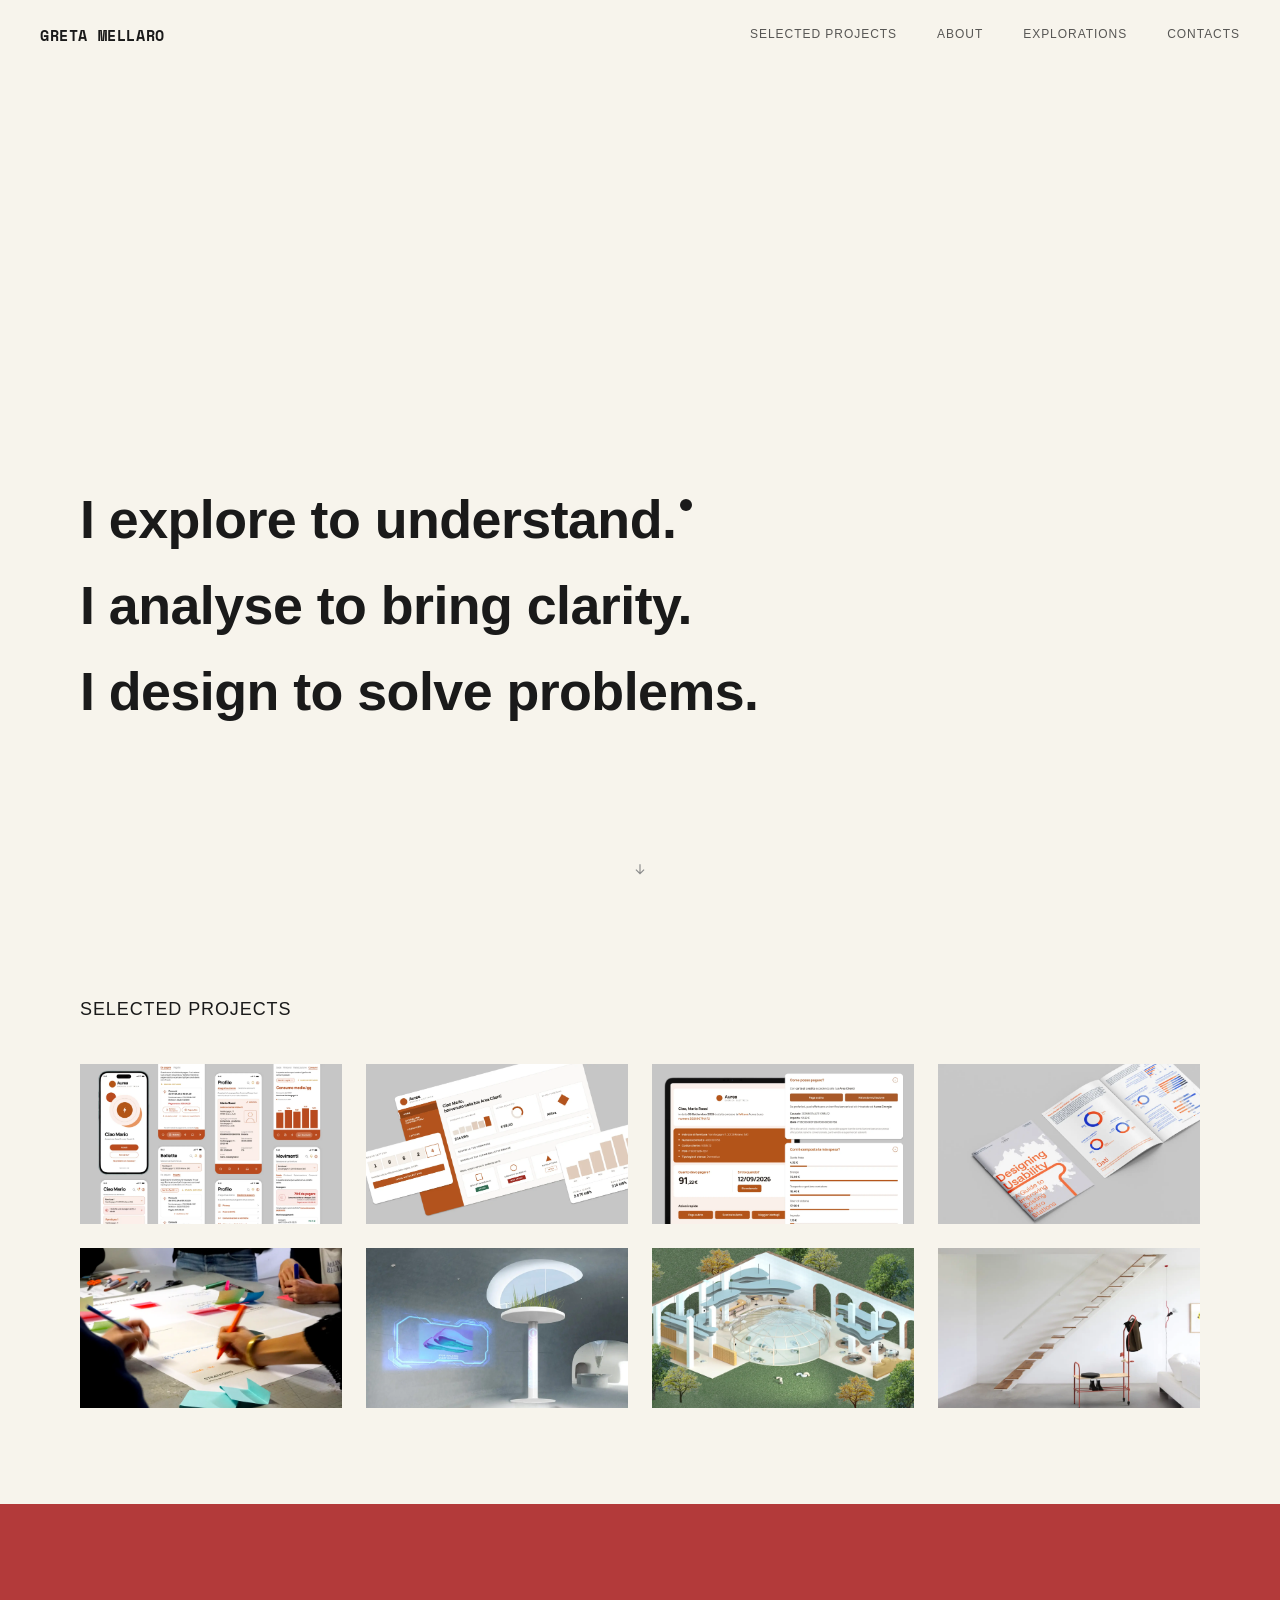
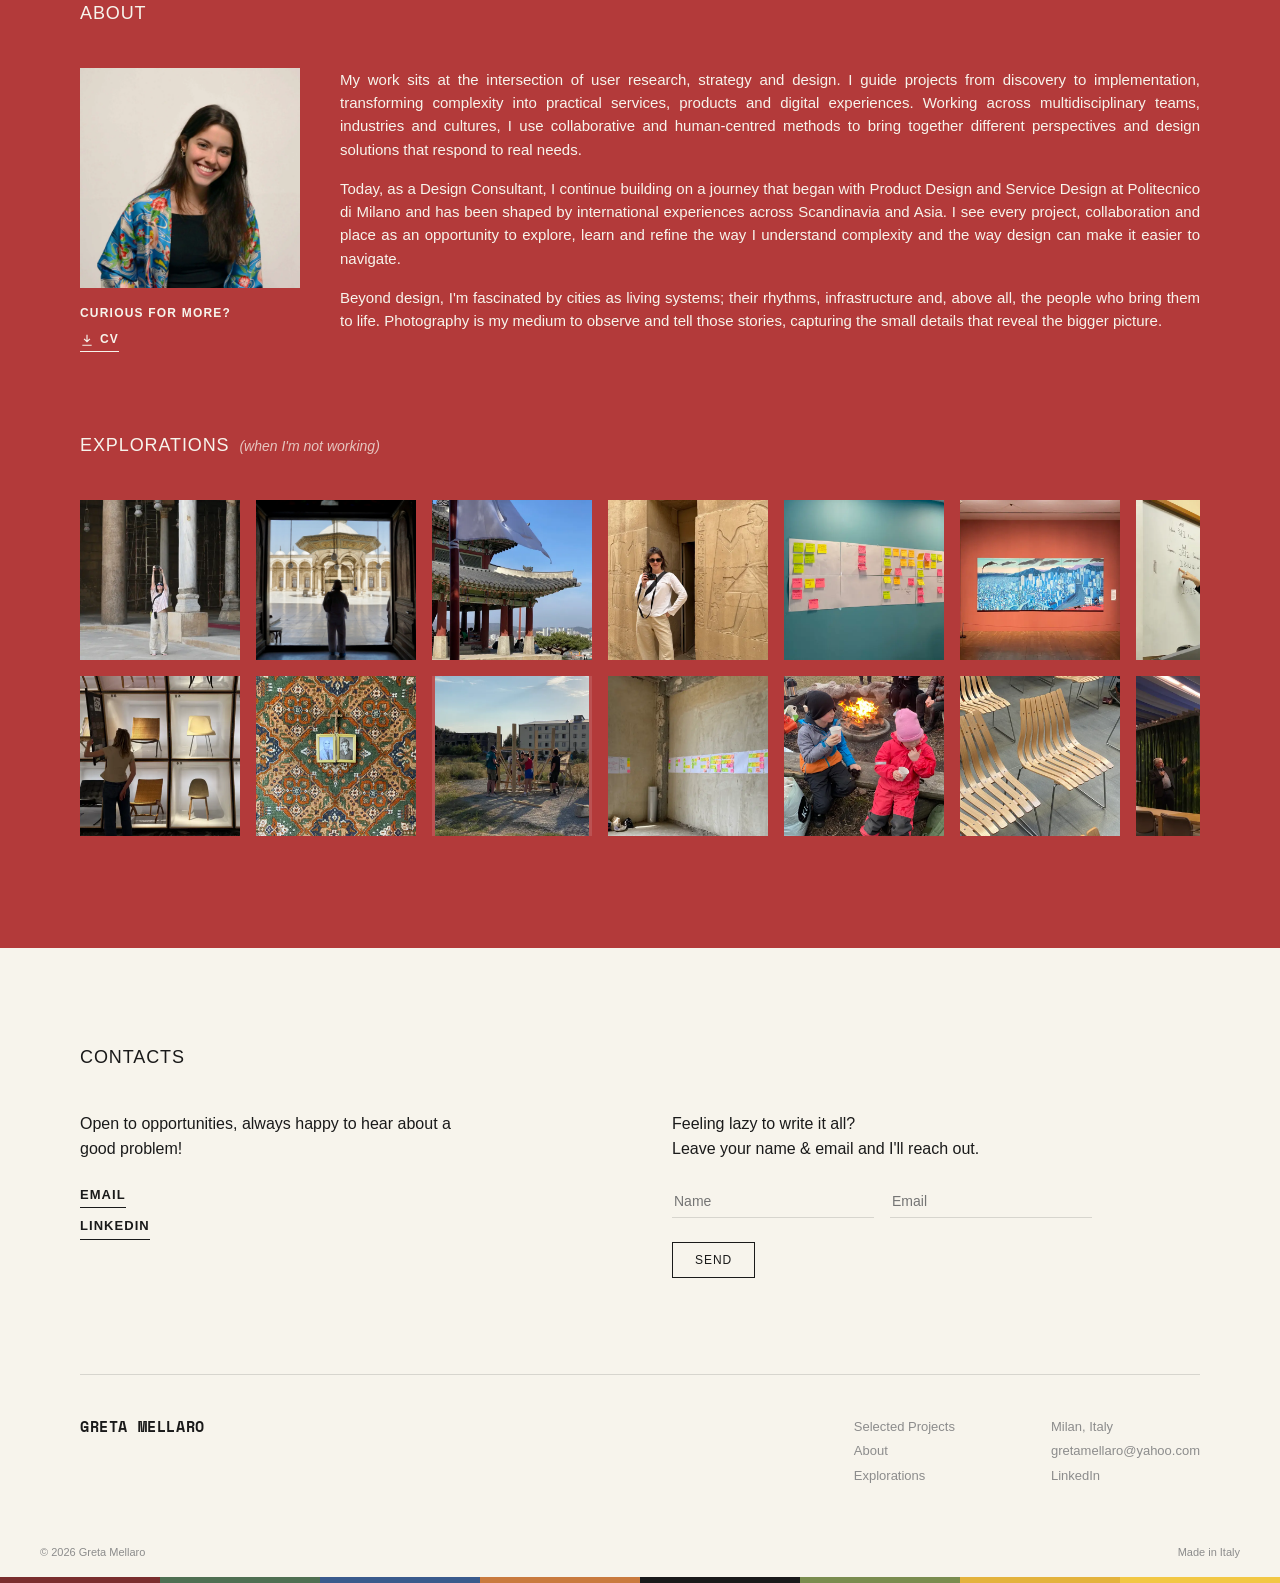
<file: index.html>
<!DOCTYPE html>
<html lang="en">
<head>
<meta charset="UTF-8">
<meta name="viewport" content="width=device-width, initial-scale=1.0">
<title>Greta Mellaro — Service Designer</title>
<meta name="description" content="Greta Mellaro is a service designer working across research, UX and interaction design.">
<link rel="icon" type="image/png" sizes="32x32" href="favicon-32.png">
<link rel="icon" type="image/png" sizes="16x16" href="favicon-16.png">
<link rel="icon" type="image/png" sizes="192x192" href="favicon-192.png">
<link rel="apple-touch-icon" href="apple-touch-icon.png">
<link rel="shortcut icon" href="favicon.ico">
<link rel="stylesheet" href="styles.css">
</head>
<body>

<nav class="site-nav">
  <span class="logo" onclick="document.getElementById('top').scrollIntoView()">Greta Mellaro</span>
  <button class="nav-toggle" aria-label="Toggle menu">Menu</button>
  <div class="nav-links">
    <a href="#projects">Selected Projects</a>
    <a href="#about">About</a>
    <a href="#explorations">Explorations</a>
    <a href="#contact">Contacts</a>
  </div>
</nav>

<main>

  <!-- LANDING -->
  <section class="hero wrap" id="top">
    <div class="hero-copy" id="heroCopy">
      <p class="line visible" data-index="0">I explore to understand.<span class="pulse-dot" id="pulseDot"></span></p>
      <p class="line" data-index="1">I analyse to bring clarity.</p>
      <p class="line" data-index="2">I design to solve problems.</p>
      <p class="line fourth" data-index="3">By combining curiosity with a grounded approach, I transform complexity into experiences that are easier to understand, use and live with.</p>
    </div>
    <div class="scroll-arrow" onclick="document.getElementById('projects').scrollIntoView()">
      <svg width="14" height="14" viewBox="0 0 24 24" fill="none" stroke="currentColor" stroke-width="2">
        <path d="M12 4v16M5 13l7 7 7-7"/>
      </svg>
    </div>
  </section>

  <!-- PROJECTS -->
  <section class="section" id="projects">
    <div class="wrap">
      <div class="section-head"><h2>Selected Projects</h2></div>
      <div class="project-grid-4">

        <a class="teaser-card" href="projects/project-01.html">
          <div class="teaser-thumb">
            <img src="images/cover-01.webp" alt="" style="width:100%;height:100%;object-fit:cover;">
            <div class="teaser-overlay"><div class="t-name">Energy Provider App</div><div class="t-type">Energy Industry · UX Design</div></div>
          </div>
        </a>

        <a class="teaser-card" href="projects/project-02.html">
          <div class="teaser-thumb">
            <img src="images/cover-02.webp" alt="" style="width:100%;height:100%;object-fit:cover;">
            <div class="teaser-overlay"><div class="t-name">Customer Portal Redesign</div><div class="t-type">Energy Industry · Service & UX Design</div></div>
          </div>
        </a>

        <a class="teaser-card" href="projects/project-03.html">
          <div class="teaser-thumb">
            <img src="images/cover-03.webp" alt="" style="width:100%;height:100%;object-fit:cover;">
            <div class="teaser-overlay"><div class="t-name">Interactive Bill</div><div class="t-type">Energy Industry · Service & UX Design</div></div>
          </div>
        </a>

        <a class="teaser-card" href="projects/project-04.html">
          <div class="teaser-thumb">
            <img src="images/cover-04.webp" alt="" style="width:100%;height:100%;object-fit:cover;">
            <div class="teaser-overlay"><div class="t-name">Enhancing Usability in Metro Stations</div><div class="t-type">UX Research · Master's Thesis</div></div>
          </div>
        </a>

        <a class="teaser-card" href="projects/project-05.html">
          <div class="teaser-thumb">
            <img src="images/cover-05.webp" alt="" style="width:100%;height:100%;object-fit:cover;">
            <div class="teaser-overlay"><div class="t-name">Nostra, Student Canteen</div><div class="t-type">Co-Design · Service Design</div></div>
          </div>
        </a>

        <a class="teaser-card" href="projects/project-06.html">
          <div class="teaser-thumb">
            <img src="images/cover-06.webp" alt="" style="width:100%;height:100%;object-fit:cover;">
            <div class="teaser-overlay"><div class="t-name">Glide Service</div><div class="t-type">Service & Product Design</div></div>
          </div>
        </a>

        <a class="teaser-card" href="projects/project-07.html">
          <div class="teaser-thumb">
            <img src="images/cover-07.webp" alt="" style="width:100%;height:100%;object-fit:cover;">
            <div class="teaser-overlay"><div class="t-name">Geophony</div><div class="t-type">Interior & Product Design</div></div>
          </div>
        </a>

        <a class="teaser-card" href="projects/project-08.html">
          <div class="teaser-thumb">
            <img src="images/cover-08.webp" alt="" style="width:100%;height:100%;object-fit:cover;">
            <div class="teaser-overlay"><div class="t-name">Lagom</div><div class="t-type">Product Design · Bachelor's Thesis</div></div>
          </div>
        </a>

      </div>
    </div>
  </section>

  <!-- ABOUT (cherry) -->
  <section class="section accent about-tight" id="about">
    <div class="wrap">
      <div class="section-head"><h2>About</h2></div>
      <div class="presentation">
        <div class="photo-col">
          <div class="photo"><img src="images/portrait.webp" alt="Greta Mellaro" style="width:100%;height:100%;object-fit:cover;"></div>
          <span class="curious">Curious for more?</span>
          <a class="cv-download" href="cv/Greta-Mellaro-CV.pdf" target="_blank" rel="noopener">
            <svg width="14" height="14" viewBox="0 0 24 24" fill="none" stroke="currentColor" stroke-width="2">
              <path d="M12 3v12M7 10l5 5 5-5M4 21h16"/>
            </svg>
            CV
          </a>
        </div>
        <div class="copy">
          <p>My work sits at the intersection of user research, strategy and design. I guide projects from discovery to implementation, transforming complexity into practical services, products and digital experiences. Working across multidisciplinary teams, industries and cultures, I use collaborative and human-centred methods to bring together different perspectives and design solutions that respond to real needs.</p>
          <p>Today, as a Design Consultant, I continue building on a journey that began with Product Design and Service Design at Politecnico di Milano and has been shaped by international experiences across Scandinavia and Asia. I see every project, collaboration and place as an opportunity to explore, learn and refine the way I understand complexity and the way design can make it easier to navigate.</p>
          <p>Beyond design, I'm fascinated by cities as living systems; their rhythms, infrastructure and, above all, the people who bring them to life. Photography is my medium to observe and tell those stories, capturing the small details that reveal the bigger picture.</p>
        </div>
      </div>
    </div>
  </section>

  <!-- EXPLORATIONS (cherry) -->
  <section class="section accent explorations-tight" id="explorations">
    <div class="wrap">
      <div class="section-head"><h2>Explorations <span class="section-sub">(when I'm not working)</span></h2></div>
      <div class="explore-grid">
        <div class="explore-item"><img src="images/explore-01.webp" alt=""><div class="teaser-overlay"><div class="t-name">Photography trip, <span class="t-loc">Egypt</span></div></div></div>
        <div class="explore-item"><img src="images/explore-02.webp" alt=""><div class="teaser-overlay"><div class="t-name">Mosque, <span class="t-loc">Egypt</span></div></div></div>
        <div class="explore-item"><img src="images/explore-03.webp" alt=""><div class="teaser-overlay"><div class="t-name">Korean temple during study exchange, <span class="t-loc">Korea</span></div></div></div>
        <div class="explore-item"><img src="images/explore-05.webp" alt=""><div class="teaser-overlay"><div class="t-name">Photography trip, <span class="t-loc">Egypt</span></div></div></div>
        <div class="explore-item"><img src="images/explore-04.webp" alt=""><div class="teaser-overlay"><div class="t-name">Brainstorming during study exchange, <span class="t-loc">Norway</span></div></div></div>
        <div class="explore-item"><img src="images/explore-07.webp" alt=""><div class="teaser-overlay"><div class="t-name">National Museum of Modern and Contemporary Art, <span class="t-loc">Korea</span></div></div></div>
        <div class="explore-item"><img src="images/explore-06.webp" alt=""><div class="teaser-overlay"><div class="t-name">Korean lessons, <span class="t-loc">Korea</span></div></div></div>
        <div class="explore-item"><img src="images/explore-09.webp" alt=""><div class="teaser-overlay"><div class="t-name">Photography trip, <span class="t-loc">Norway</span></div></div></div>
        <div class="explore-item"><img src="images/explore-08.webp" alt=""><div class="teaser-overlay"><div class="t-name">Photography trip, <span class="t-loc">Poland</span></div></div></div>
        <div class="explore-item"><img src="images/explore-11.webp" alt=""><div class="teaser-overlay"><div class="t-name">Design Museum <span class="t-loc">Denmark, Copenaghen</span></div></div></div>
        <div class="explore-item"><img src="images/explore-10.webp" alt=""><div class="teaser-overlay"><div class="t-name">Photograph in Gyumri, <span class="t-loc">Armenia</span></div></div></div>
        <div class="explore-item"><img src="images/explore-13.webp" alt=""><div class="teaser-overlay"><div class="t-name">Design workshop, <span class="t-loc">Armenia</span></div></div></div>
        <div class="explore-item"><img src="images/explore-12.webp" alt=""><div class="teaser-overlay"><div class="t-name">Brainstorming during the workshop, <span class="t-loc">Armenia</span></div></div></div>
        <div class="explore-item"><img src="images/explore-15.webp" alt=""><div class="teaser-overlay"><div class="t-name">Winter during study exchange, <span class="t-loc">Norway</span></div></div></div>
        <div class="explore-item"><img src="images/explore-14.webp" alt=""><div class="teaser-overlay"><div class="t-name">Scandinavian furniture, <span class="t-loc">Norway</span></div></div></div>
        <div class="explore-item"><img src="images/explore-17.webp" alt=""><div class="teaser-overlay"><div class="t-name">Design & Sustainability workshop, <span class="t-loc">Toronto CA</span></div></div></div>
        <div class="explore-item"><img src="images/explore-16.webp" alt=""><div class="teaser-overlay"><div class="t-name">Research during study exchange, <span class="t-loc">Norway</span></div></div></div>
        <div class="explore-item"><img src="images/explore-18.webp" alt=""><div class="teaser-overlay"><div class="t-name">Human Computer Interaction class, <span class="t-loc">Norway</span></div></div></div>
            </div>
    </div>
  </section>

  <!-- CONTACT -->
  <section class="section" id="contact">
    <div class="wrap">
      <div class="section-head"><h2>Contacts</h2></div>
      <div class="contact-flex">
        <div>
          <p class="intro">Open to opportunities, always happy to hear about a good&nbsp;problem!</p>
          <div class="contact-links">
            <a href="mailto:gretamellaro@yahoo.com">Email</a>
            <a href="https://www.linkedin.com/in/greta-mellaro/" target="_blank" rel="noopener">LinkedIn</a>
          </div>
        </div>

        <form class="lazy-form" onsubmit="return sendLazyMail(event)">
          <p class="prompt"><strong>Feeling lazy to write it all?</strong><br>Leave your name & email and I'll reach out.</p>
          <div class="lazy-row">
            <input id="p-name" type="text" placeholder="Name" required>
            <input id="p-email" type="email" placeholder="Email" required>
          </div>
          <button type="submit">Send</button>
        </form>
      </div>
    </div>
  </section>

</main>

<footer class="site-footer">
  <div class="wrap">
    <hr class="hairline">
    <div class="footer-main">
      <div class="footer-name">Greta Mellaro</div>
      <div class="footer-cols">
        <div class="footer-col">
          <a href="#projects">Selected Projects</a>
          <a href="#about">About</a>
          <a href="#explorations">Explorations</a>
        </div>
        <div class="footer-col">
          <span>Milan, Italy</span>
          <a href="mailto:gretamellaro@yahoo.com">gretamellaro@yahoo.com</a>
          <a href="https://www.linkedin.com/in/greta-mellaro/" target="_blank" rel="noopener">LinkedIn</a>
        </div>
      </div>
    </div>
  </div>
  <div class="wrap footer-bottom">
    <span>&copy; 2026 Greta Mellaro</span>
    <span>Made in Italy</span>
  </div>
  <div class="spectrum-bar" role="presentation">
    <span></span><span></span><span></span><span></span>
    <span></span><span></span><span></span><span></span>
  </div>
</footer>

<script src="script.js"></script>
</body>
</html>
</file>
<file: styles.css>
@import url('https://fonts.googleapis.com/css2?family=Cormorant+Garamond:ital@1&family=Space+Mono:wght@700&display=swap');

:root {
  --cream: #F7F4EC;
  --cream-deep: #EFEBE0;
  --ink: #1A1A1A;
  --grey: #8C8C8C;
  --grey-light: #B8B4A9;
  --line: rgba(26, 26, 26, 0.14);

  --cherry: #B33A3A;
  --cherry-deep: #9A2E2E;

  --spec-1: #7A2E2E;
  --spec-2: #4F6F52;
  --spec-3: #3A5A8C;
  --spec-4: #C97A3E;
  --spec-5: #1A1A1A;
  --spec-6: #7A8C4F;
  --spec-7: #E3B23C;
  --spec-8: #F2C744;

  --font-sans: "Helvetica Neue", Helvetica, Arial, sans-serif;
  --font-logo: "Cormorant Garamond", Georgia, serif;

  --space-1: 8px;
  --space-2: 16px;
  --space-3: 24px;
  --space-4: 40px;
  --space-5: 64px;
  --space-6: 96px;

  --container: 1200px;
  --nav-h: 64px;
}

*, *::before, *::after { box-sizing: border-box; }
html { scroll-behavior: smooth; }

body {
  margin: 0;
  background: var(--cream);
  color: var(--ink);
  font-family: var(--font-sans);
  font-size: 15px;
  line-height: 1.55;
  -webkit-font-smoothing: antialiased;
}

img { max-width: 100%; display: block; }
a { color: inherit; text-decoration: none; }
ul { margin: 0; padding: 0; list-style: none; }
h1, h2, h3, p { margin: 0; }
button, input, textarea { font-family: inherit; }
button { background: none; border: none; cursor: pointer; color: inherit; }

a:focus-visible, button:focus-visible {
  outline: 2px solid var(--spec-3);
  outline-offset: 3px;
}

@media (prefers-reduced-motion: reduce) {
  *, *::before, *::after {
    animation-duration: 0.001ms !important;
    animation-iteration-count: 1 !important;
    transition-duration: 0.001ms !important;
  }
}

.wrap { max-width: var(--container); margin: 0 auto; padding: 0 var(--space-4); }
@media (max-width: 700px) { .wrap { padding: 0 var(--space-3); } }

.hairline { border: none; border-top: 1px solid var(--line); margin: 0; }
.eyebrow { font-size: 12px; letter-spacing: 0.08em; text-transform: uppercase; color: var(--grey); }

/* ==========================================================================
   Nav — fixed, transparent, serif logo
   ========================================================================== */

.site-nav {
  position: fixed;
  top: 0;
  left: 0;
  right: 0;
  z-index: 50;
  display: flex;
  align-items: center;
  justify-content: space-between;
  padding: var(--space-3) var(--space-4);
}

.site-nav .logo {
  font-family: "Space Mono", "Courier New", monospace;
  font-weight: 700;
  font-style: normal;
  text-transform: uppercase;
  font-size: 15px;
  letter-spacing: 0.04em;
  cursor: pointer;
}

.nav-links { display: flex; gap: var(--space-4); }

.nav-links a {
  font-size: 12px;
  letter-spacing: 0.08em;
  text-transform: uppercase;
  color: var(--ink);
  padding-bottom: 2px;
  border-bottom: 1px solid transparent;
  cursor: pointer;
  transition: border-color 0.2s ease, opacity 0.2s ease;
  opacity: 0.72;
}

.nav-links a:hover { opacity: 1; border-bottom-color: var(--ink); }

.nav-toggle {
  display: none;
  font-size: 12px;
  letter-spacing: 0.08em;
  text-transform: uppercase;
}

@media (max-width: 760px) {
  .nav-links {
    display: none;
    position: absolute;
    left: 0; right: 0; top: 56px;
    background: var(--cream);
    border-top: 1px solid var(--line);
    border-bottom: 1px solid var(--line);
    flex-direction: column;
    gap: 0;
  }
  .nav-links.open { display: flex; }
  .nav-links a { padding: var(--space-2) var(--space-4); border-bottom: 1px solid var(--line); opacity: 1; }
  .nav-toggle { display: block; }
}

section { scroll-margin-top: var(--nav-h); }

/* ==========================================================================
   Hero / Landing
   ========================================================================== */

.hero {
  min-height: 100vh;
  position: relative;
  display: flex;
  align-items: flex-end;
  padding-bottom: var(--space-6);
  cursor: pointer;
}

.hero-copy, .scroll-arrow { position: relative; z-index: 1; }

.hero-copy {
  max-width: 900px;
  cursor: pointer;
}

.hero-copy .line {
  font-size: clamp(28px, 4.2vw, 56px);
  line-height: 1.15;
  font-weight: 700;
  letter-spacing: -0.01em;
  opacity: 0;
  transform: translateY(10px);
  transition: opacity 0.55s ease, transform 0.55s ease;
  margin-top: var(--space-3);
}

.hero-copy .line:first-child { margin-top: 0; }

.hero-copy .line.visible {
  opacity: 1;
  transform: translateY(0);
}

.hero-copy .line.fourth {
  font-size: clamp(15px, 1.6vw, 18px);
  line-height: 1.6;
  font-weight: 300;
  font-style: normal;
  max-width: 620px;
  margin-top: var(--space-3);
}

.pulse-dot {
  display: inline-block;
  width: 12px;
  height: 12px;
  border-radius: 50%;
  background: var(--ink);
  margin-left: 4px;
  position: relative;
  top: -0.5em;
  animation: pulse 1.8s ease-in-out infinite;
}

@keyframes pulse {
  0%, 100% { transform: scale(1); opacity: 0.5; }
  50% { transform: scale(1.5); opacity: 1; }
}

.scroll-arrow {
  position: absolute;
  bottom: var(--space-3);
  left: 50%;
  transform: translateX(-50%);
  display: flex;
  flex-direction: column;
  align-items: center;
  gap: 4px;
  cursor: pointer;
  color: var(--grey);
  animation: bob 2.2s ease-in-out infinite;
}

@keyframes bob {
  0%, 100% { transform: translateX(-50%) translateY(0); }
  50% { transform: translateX(-50%) translateY(6px); }
}

/* ==========================================================================
   Section shell — color blocking
   ========================================================================== */

.section { padding: var(--space-6) 0; }
.section.accent { background: var(--cherry); color: var(--cream); }

.section-head {
  display: flex;
  justify-content: space-between;
  align-items: baseline;
  margin-bottom: var(--space-4);
  flex-wrap: wrap;
  gap: var(--space-2);
}

.section-head h2 {
  font-size: clamp(15px, 1.6vw, 18px);
  font-weight: 300;
  text-transform: uppercase;
  letter-spacing: 0.05em;
}

.section-head h2 .section-sub {
  font-size: 14px;
  font-style: italic;
  font-weight: 400;
  text-transform: none;
  letter-spacing: normal;
  margin-left: 4px;
  opacity: 0.75;
}

.section.about-tight { padding-bottom: var(--space-4); }
.section.explorations-tight { padding-top: var(--space-4); }

/* ==========================================================================
   Horizontal-scroll teaser rows (Projects / Explorations)
   ========================================================================== */

.teaser-row {
  display: flex;
  gap: var(--space-3);
  overflow-x: auto;
  padding-bottom: var(--space-2);
  scroll-snap-type: x proximity;
  -webkit-overflow-scrolling: touch;
}

.teaser-row::-webkit-scrollbar { height: 6px; }
.teaser-row::-webkit-scrollbar-thumb { background: currentColor; opacity: 0.2; border-radius: 3px; }

.teaser-card {
  flex: 0 0 auto;
  width: 280px;
  cursor: pointer;
  scroll-snap-align: start;
}

/* Projects — fixed 4-column, 2-row grid (no horizontal scroll) */
.project-grid-4 {
  display: grid;
  grid-template-columns: repeat(4, 1fr);
  gap: var(--space-3);
}

@media (max-width: 900px) { .project-grid-4 { grid-template-columns: repeat(2, 1fr); } }
@media (max-width: 520px) { .project-grid-4 { grid-template-columns: 1fr; } }

.project-grid-4 .teaser-card { width: auto; }
.project-grid-4 .teaser-thumb { width: 100%; }

.teaser-thumb {
  position: relative;
  width: 280px;
  height: 160px;
  background: var(--cream-deep);
  overflow: hidden;
}

.accent .teaser-thumb { background: rgba(255, 255, 255, 0.15); }

.teaser-thumb .ph-fill {
  position: absolute; inset: 0;
  display: flex; align-items: center; justify-content: center;
  color: var(--grey-light); font-size: 12px;
}

.accent .teaser-thumb .ph-fill { color: rgba(255, 255, 255, 0.55); }

.teaser-overlay {
  position: absolute; inset: 0;
  background: rgba(247, 244, 236, 0.94);
  color: var(--ink);
  display: flex;
  flex-direction: column;
  justify-content: center;
  padding: var(--space-2);
  opacity: 0;
  transition: opacity 0.25s ease;
}

.teaser-card:hover .teaser-overlay,
.explore-item:hover .teaser-overlay,
.teaser-card:focus-within .teaser-overlay { opacity: 1; }

.teaser-overlay .t-name { font-size: 14px; font-weight: 700; line-height: 1.3; }
.teaser-overlay .t-type { font-size: 11px; color: var(--grey); margin-top: 4px; letter-spacing: 0.03em; }
.explore-item .teaser-overlay .t-name { font-size: 12px; line-height: 1.3; }
.t-loc { font-weight: 300; }

/* Explorations grid — fixed 2 rows, horizontal scroll for overflow, square frames, uncropped photos */
.explore-grid {
  display: grid;
  grid-template-rows: repeat(2, 1fr);
  grid-template-columns: repeat(9, 160px);
  grid-auto-flow: row;
  gap: var(--space-2);
  overflow-x: auto;
  padding-bottom: var(--space-2);
}

.explore-grid::-webkit-scrollbar { height: 6px; }
.explore-grid::-webkit-scrollbar-thumb { background: currentColor; opacity: 0.2; border-radius: 3px; }

@media (max-width: 700px) {
  .explore-grid { grid-template-columns: repeat(9, 120px); }
}

.explore-item {
  position: relative;
  width: 160px;
  aspect-ratio: 1 / 1;
  background: rgba(255, 255, 255, 0.12);
  display: flex;
  align-items: center;
  justify-content: center;
  overflow: hidden;
}

@media (max-width: 700px) {
  .explore-item { width: 120px; }
}

.explore-item img {
  max-width: 100%;
  max-height: 100%;
  width: auto;
  height: auto;
  object-fit: contain;
  display: block;
}

/* ==========================================================================
   About
   ========================================================================== */

.presentation {
  display: grid;
  grid-template-columns: 220px 1fr;
  gap: var(--space-4);
  align-items: start;
}

@media (max-width: 700px) { .presentation { grid-template-columns: 1fr; } }

.presentation .photo-col {
  display: flex;
  flex-direction: column;
  align-items: flex-start;
  gap: var(--space-2);
}

.presentation .photo {
  width: 220px;
  height: 220px;
  aspect-ratio: 1 / 1;
  background: rgba(255, 255, 255, 0.15);
  display: flex;
  align-items: center;
  justify-content: center;
  color: rgba(255, 255, 255, 0.6);
  font-size: 12px;
}

.curious {
  font-size: 12px;
  letter-spacing: 0.1em;
  text-transform: uppercase;
  font-weight: 700;
  cursor: default;
}

.cv-download {
  display: inline-flex;
  align-items: center;
  gap: 6px;
  margin-top: -8px;
  font-size: 12px;
  letter-spacing: 0.1em;
  text-transform: uppercase;
  font-weight: 700;
  cursor: pointer;
  border-bottom: 1px solid var(--cream);
  padding-bottom: 2px;
  transition: opacity 0.2s ease;
  width: fit-content;
}

.cv-download:hover { opacity: 0.7; }

.more-link {
  display: inline-flex;
  align-items: center;
  gap: 6px;
  margin-top: 4px;
  font-size: 11px;
  letter-spacing: 0.08em;
  text-transform: uppercase;
  font-weight: 700;
  color: var(--ink);
  cursor: pointer;
  border-bottom: 1px solid var(--ink);
  padding-bottom: 2px;
  transition: opacity 0.2s ease;
  width: fit-content;
}
.more-link:hover { opacity: 0.6; }
.more-link-wrap { display: flex; justify-content: flex-start; }

.presentation .copy { font-size: 15px; text-align: justify; }
.presentation .copy p + p { margin-top: var(--space-2); }

/* ==========================================================================
   Contact
   ========================================================================== */

.contact-flex {
  display: grid;
  grid-template-columns: 1fr 1fr;
  gap: var(--space-5);
  align-items: start;
}

@media (max-width: 700px) { .contact-flex { grid-template-columns: 1fr; } }

.contact-flex .intro { font-size: 16px; max-width: 460px; }

.contact-links { display: flex; flex-direction: column; gap: var(--space-1); margin-top: var(--space-3); }

.contact-links a {
  font-size: 13px;
  letter-spacing: 0.08em;
  text-transform: uppercase;
  font-weight: 700;
  border-bottom: 1px solid var(--ink);
  padding-bottom: 2px;
  width: fit-content;
  transition: opacity 0.2s ease;
}

.contact-links a:hover { opacity: 0.6; }

.lazy-form { max-width: 420px; }
.lazy-form p.prompt { font-size: 16px; font-style: normal; color: var(--ink); }
.lazy-form p.prompt strong { font-style: normal; font-weight: 400; color: var(--ink); font-size: 16px; display: inline; margin-bottom: 0; }

.lazy-row { display: flex; gap: var(--space-2); margin-top: var(--space-3); flex-wrap: wrap; }

.lazy-row input {
  flex: 1;
  min-width: 160px;
  border: none;
  border-bottom: 1px solid var(--line);
  background: transparent;
  padding: var(--space-1) 2px;
  font-size: 14px;
  color: var(--ink);
}

.lazy-row input:focus { outline: none; border-bottom-color: var(--ink); }

.lazy-form button {
  margin-top: var(--space-3);
  font-size: 12px;
  letter-spacing: 0.08em;
  text-transform: uppercase;
  padding: 10px 22px;
  border: 1px solid var(--ink);
  transition: background 0.2s ease, color 0.2s ease;
}

.lazy-form button:hover { background: var(--ink); color: var(--cream); }

/* ==========================================================================
   Footer
   ========================================================================== */

.site-footer { margin-top: 0; background: var(--cream); position: relative; z-index: 5; }

.footer-main {
  padding: var(--space-4) 0;
  display: flex;
  justify-content: space-between;
  gap: var(--space-4);
  flex-wrap: wrap;
}

.footer-name {
  font-family: "Space Mono", "Courier New", monospace;
  font-weight: 700;
  font-style: normal;
  text-transform: uppercase;
  font-size: 15px;
  letter-spacing: 0.04em;
}

.footer-cols { display: flex; gap: var(--space-6); flex-wrap: wrap; }
.footer-col a, .footer-col span { display: block; font-size: 13px; color: var(--grey); padding: 2px 0; cursor: pointer; }
.footer-col a:hover { color: var(--ink); }

.footer-bottom {
  display: flex;
  justify-content: space-between;
  padding: var(--space-2) 0;
  font-size: 11px;
  color: var(--grey);
}

.spectrum-bar { display: flex; width: 100%; height: 6px; }
.spectrum-bar span { flex: 1; height: 100%; }
.spectrum-bar span:nth-child(1) { background: var(--spec-1); }
.spectrum-bar span:nth-child(2) { background: var(--spec-2); }
.spectrum-bar span:nth-child(3) { background: var(--spec-3); }
.spectrum-bar span:nth-child(4) { background: var(--spec-4); }
.spectrum-bar span:nth-child(5) { background: var(--spec-5); }
.spectrum-bar span:nth-child(6) { background: var(--spec-6); }
.spectrum-bar span:nth-child(7) { background: var(--spec-7); }
.spectrum-bar span:nth-child(8) { background: var(--spec-8); }

/* ==========================================================================
   Project detail page
   ========================================================================== */

.project-hero { padding: calc(var(--nav-h) + var(--space-4)) 0 var(--space-4); }
.project-hero .eyebrow { margin-bottom: var(--space-2); }

.project-hero h1 {
  font-size: clamp(28px, 5vw, 44px);
  font-weight: 700;
  max-width: 820px;
  line-height: 1.15;
}

.project-hero .subtitle {
  margin-top: var(--space-2);
  font-size: 17px;
  font-style: italic;
  color: #4a4a4a;
  max-width: 620px;
}

.project-objective {
  font-size: 16px;
  max-width: 720px;
  margin-top: var(--space-3);
}

.project-meta-row {
  display: grid;
  grid-template-columns: repeat(3, 1fr);
  gap: var(--space-3);
  padding: var(--space-4) 0;
  margin-top: var(--space-4);
  border-top: 1px solid var(--line);
  border-bottom: 1px solid var(--line);
}

@media (max-width: 700px) { .project-meta-row { grid-template-columns: 1fr; } }

.project-meta-row .k { font-size: 11px; text-transform: uppercase; letter-spacing: 0.06em; color: var(--grey); }
.project-meta-row .v { margin-top: 4px; font-size: 14px; font-weight: 700; }

.project-image {
  width: 100%;
  aspect-ratio: 16 / 9;
  background: var(--cream-deep);
  display: flex;
  align-items: center;
  justify-content: center;
  color: var(--grey-light);
  font-size: 13px;
  margin: var(--space-5) 0;
}

.process-step {
  padding: var(--space-4) 0;
  max-width: 820px;
}

.process-step .step-label {
  font-size: 12px;
  text-transform: uppercase;
  letter-spacing: 0.06em;
  color: var(--cherry);
  font-weight: 700;
}

.process-step h3 { font-size: 19px; font-weight: 700; margin-top: var(--space-1); }
.process-step .desc { margin-top: var(--space-2); font-size: 15px; }

.process-step .highlights-label {
  margin-top: var(--space-3);
  font-size: 11px;
  text-transform: uppercase;
  letter-spacing: 0.06em;
  color: var(--grey);
}

.process-step ul { margin-top: var(--space-2); }
.process-step li {
  position: relative;
  padding-left: 14px;
  font-size: 14px;
  padding-bottom: 4px;
}
.process-step li::before { content: "\2013"; position: absolute; left: 0; color: var(--grey); }

.outcome-block {
  max-width: 820px;
  padding: var(--space-5) 0;
  margin-top: var(--space-3);
  border-top: 1px solid var(--line);
}

.outcome-block .step-label { font-size: 12px; text-transform: uppercase; letter-spacing: 0.06em; color: var(--cherry); font-weight: 700; }
.outcome-block h3 { font-size: 19px; font-weight: 700; margin-top: var(--space-1); }
.outcome-block p { margin-top: var(--space-2); font-size: 15px; }

.project-nav {
  display: flex;
  justify-content: space-between;
  padding: var(--space-5) 0;
  border-top: 1px solid var(--line);
  margin-top: var(--space-4);
}

.project-nav a {
  font-size: 13px;
  text-transform: uppercase;
  letter-spacing: 0.06em;
  color: var(--grey);
  transition: color 0.2s ease;
}

.project-nav a:hover { color: var(--ink); }

/* ==========================================================================
   Project detail — 3-column layout
   ========================================================================== */

.project-cols {
  display: grid;
  grid-template-columns: 260px 1fr 1.4fr;
  gap: var(--space-4);
  padding: calc(var(--nav-h) + var(--space-3)) var(--space-4) 0;
  height: 100vh;
}

@media (max-width: 900px) {
  .project-cols { grid-template-columns: 1fr; height: auto; padding-top: calc(var(--nav-h) + var(--space-3)); }
}

/* Column 1 — static meta */
.col-meta {
  padding-top: 0;
  padding-bottom: var(--space-4);
}
@media (max-width: 900px) {
  .col-meta { padding-bottom: var(--space-3); }
}

.col-meta .back-link {
  font-size: 11px; letter-spacing: 0.08em; text-transform: uppercase; color: var(--grey);
  border-bottom: 1px solid var(--grey); display: inline-block; margin-bottom: var(--space-4);
}
.col-meta .back-link:hover { color: var(--ink); border-color: var(--ink); }

.col-meta .eyebrow { margin-bottom: var(--space-2); }
.col-meta h1 { font-size: 26px; font-weight: 700; line-height: 1.2; }
.col-meta .subtitle { margin-top: var(--space-2); font-size: 14px; font-style: italic; color: #4a4a4a; }

.col-meta .meta-block { margin-top: var(--space-4); }
.col-meta .meta-block .k { font-size: 11px; text-transform: uppercase; letter-spacing: 0.06em; color: var(--grey); }
.col-meta .meta-block .v { margin-top: 3px; font-size: 13px; font-weight: 700; margin-bottom: var(--space-3); }

/* Column 2 — scrollable text */
.col-text {
  overflow-y: auto;
  min-height: 0;
  padding-right: var(--space-3);
  padding-bottom: var(--space-6);
}
.col-text::-webkit-scrollbar { width: 5px; }
.col-text::-webkit-scrollbar-thumb { background: var(--line); border-radius: 3px; }

.col-text .step-block { padding-bottom: var(--space-4); }
.col-text .step-block .step-label {
  font-size: 12px; text-transform: uppercase; letter-spacing: 0.06em; color: var(--cherry); font-weight: 700;
}
.col-text .step-block h3 { font-size: 18px; font-weight: 700; margin-top: var(--space-1); }
.col-text .step-block .desc { margin-top: var(--space-2); font-size: 14px; }
.col-text .step-block .highlights-label {
  margin-top: var(--space-2); font-size: 11px; text-transform: uppercase; letter-spacing: 0.06em; color: var(--grey);
}
.col-text .step-block ul { margin-top: var(--space-2); }
.col-text .step-block li { position: relative; padding-left: 14px; font-size: 13px; padding-bottom: 4px; }
.col-text .step-block li::before { content: "\2013"; position: absolute; left: 0; color: var(--grey); }
.col-text .step-divider { border: none; border-top: 1px solid var(--line); margin: var(--space-3) 0; }

/* Column 3 — scrollable images */
.col-images {
  overflow-y: auto;
  min-height: 0;
  display: flex;
  flex-direction: column;
  gap: var(--space-3);
  padding-bottom: var(--space-6);
}
.col-images::-webkit-scrollbar { width: 5px; }
.col-images::-webkit-scrollbar-thumb { background: var(--line); border-radius: 3px; }

.col-images .img-block {
  width: 100%;
  aspect-ratio: 16/10;
  background: var(--cream-deep);
  display: flex; align-items: center; justify-content: center;
  color: var(--grey-light); font-size: 12px;
  flex-shrink: 0;
  overflow: hidden;
}

.col-images .img-note {
  font-size: 12px;
  font-style: italic;
  color: var(--grey);
  margin-top: -8px;
}

/* Close button — sits on top of the first photo, top-right */
.back-arrow {
  display: inline-flex;
  align-items: center;
  color: var(--grey);
  margin-bottom: var(--space-3);
  transition: color 0.2s ease, transform 0.2s ease;
}
.back-arrow:hover {
  color: var(--cherry);
  transform: translateX(-2px);
}

.col-meta h1 { color: var(--cherry); }

/* ==========================================================================
   Photo lightbox (project pages) — desktop + mobile
   ========================================================================== */

.col-images .img-block img { cursor: zoom-in; }

body.lightbox-locked { overflow: hidden; }

.lightbox-overlay {
  position: fixed;
  inset: 0;
  z-index: 300;
  display: flex;
  align-items: center;
  justify-content: center;
  gap: var(--space-3);
  padding: var(--space-4);
  background: rgba(26, 26, 26, 0.92);
  opacity: 0;
  visibility: hidden;
  transition: opacity 0.25s ease;
}

.lightbox-overlay.open { opacity: 1; visibility: visible; }

.lightbox-stage {
  position: relative;
  z-index: 1;
  display: inline-flex;
  max-width: min(82vw, 1100px);
  max-height: 86vh;
}

.lightbox-img {
  max-width: min(82vw, 1100px);
  max-height: 86vh;
  object-fit: contain;
  box-shadow: 0 20px 60px rgba(0, 0, 0, 0.45);
  touch-action: none;
  will-change: transform;
}

.lightbox-close {
  position: absolute;
  top: -14px;
  left: -14px;
  z-index: 3;
}

.lightbox-close,
.lightbox-nav {
  flex-shrink: 0;
  display: flex;
  align-items: center;
  justify-content: center;
  width: 36px;
  height: 36px;
  border-radius: 50%;
  border: 1px solid rgba(247, 244, 236, 0.4);
  background: var(--ink);
  color: var(--cream);
  cursor: pointer;
  transition: opacity 0.2s ease, border-color 0.2s ease;
}
.lightbox-nav { position: relative; z-index: 2; }
.lightbox-close:hover,
.lightbox-nav:hover { opacity: 0.7; border-color: var(--cream); }

@media (max-width: 760px) {
  .lightbox-overlay { gap: var(--space-1); padding: var(--space-2); }
  .lightbox-stage { max-width: 76vw; max-height: 78vh; }
  .lightbox-img { max-width: 76vw; max-height: 78vh; }
  .lightbox-close { width: 28px; height: 28px; top: -10px; left: -10px; }
  .lightbox-nav { width: 30px; height: 30px; }
}

/* Next-project arrow (bottom of phase descriptions) — mobile only, see media query below */
.next-project-wrap { display: none; }
.next-arrow {
  display: inline-flex;
  align-items: center;
  color: var(--grey);
  transition: color 0.2s ease, transform 0.2s ease;
}
.next-arrow:hover {
  color: var(--cherry);
  transform: translateX(2px);
}

/* ==========================================================================
   Mobile-only overrides (does not affect desktop/tablet layout)
   ========================================================================== */

@media (max-width: 760px) {

  /* Footer: copyright / Made in Italy get the same side margin as the rest of the footer content */
  .footer-bottom {
    padding-left: var(--space-3);
    padding-right: var(--space-3);
  }

  /* Footer: Milan/email/LinkedIn sit beside Selected Projects/About/Explorations, right-aligned to the edge */
  .footer-cols { gap: 0; width: 100%; justify-content: space-between; flex-wrap: nowrap; }

  /* Homepage: Selected Projects scroll horizontally instead of stacking */
  .project-grid-4 {
    display: flex;
    grid-template-columns: unset;
    overflow-x: auto;
    gap: var(--space-3);
    padding-bottom: var(--space-2);
    scroll-snap-type: x proximity;
    -webkit-overflow-scrolling: touch;
  }
  .project-grid-4::-webkit-scrollbar { height: 6px; }
  .project-grid-4::-webkit-scrollbar-thumb { background: currentColor; opacity: 0.2; border-radius: 3px; }
  .project-grid-4 .teaser-card { flex: 0 0 auto; width: 220px; scroll-snap-align: start; }
  .project-grid-4 .teaser-thumb {
    width: 220px;
    height: auto;
    aspect-ratio: 280 / 160; /* same ratio as the desktop cover photos, so nothing gets extra-cropped */
  }

  /* Project detail pages: photos become a horizontal scroller placed right after Objective,
     phase-by-phase description keeps following below it as before */
  .project-cols {
    display: flex;
    flex-direction: column;
  }
  .col-meta { order: 1; }
  .col-images { order: 2; }
  .col-text { order: 3; }

  .col-images {
    flex-direction: row;
    align-items: flex-start;
    overflow-x: auto;
    overflow-y: visible;
    gap: var(--space-3);
    padding-bottom: var(--space-2);
    scroll-snap-type: x proximity;
    -webkit-overflow-scrolling: touch;
  }
  .col-images::-webkit-scrollbar { height: 5px; width: auto; }
  .col-images .img-block {
    width: 70vw;
    flex-shrink: 0;
    scroll-snap-align: start;
  }

  /* Lagom: the tall/uncropped photo is desktop-only; on mobile it breaks the horizontal scroller's uniform height */
  .img-block.img-hide-mobile { display: none; }

  /* Next-project arrow: visible only on mobile, bottom-right of the phase descriptions */
  .next-project-wrap {
    display: flex;
    justify-content: flex-end;
    margin-top: var(--space-3);
  }
}
</file>
